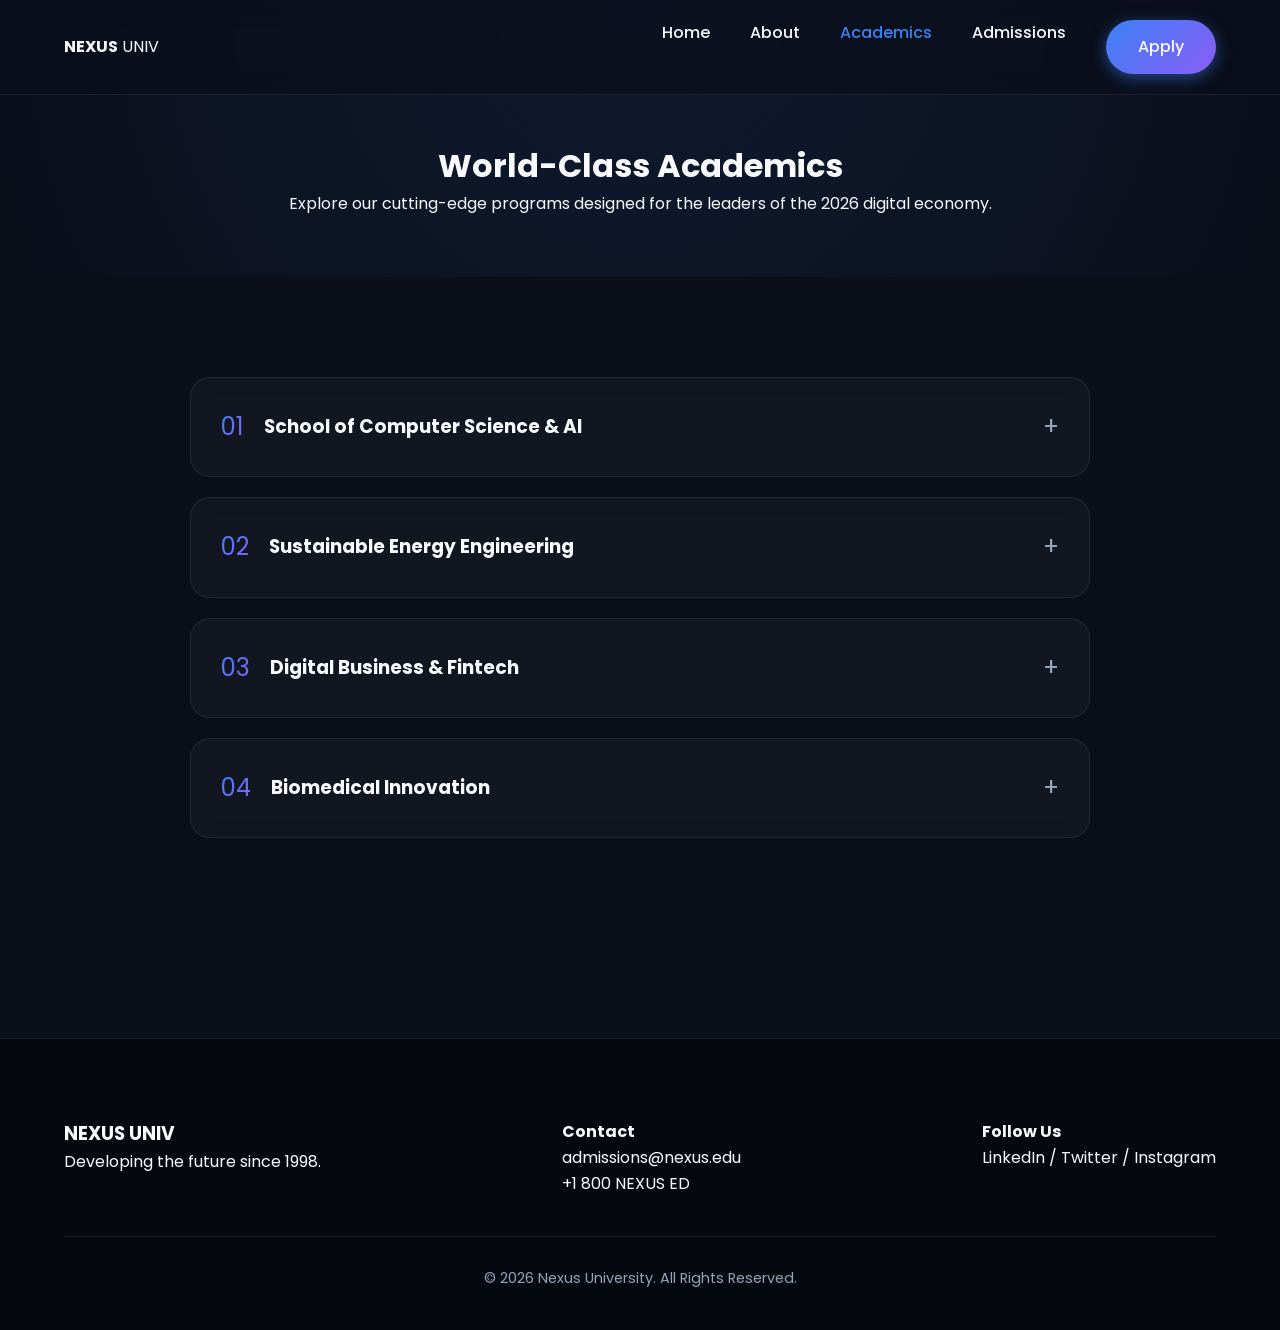
<file: academics.html>
<!DOCTYPE html>
<html lang="en">
<head>
    <meta charset="UTF-8">
    <meta name="viewport" content="width=device-width, initial-scale=1.0">
    <title>Academics | Nexus Institute</title>
    <link rel="stylesheet" href="style.css">
    <style>
        .academics-hero {
            padding: 140px 5% 60px;
            text-align: center;
            background: radial-gradient(circle at 50% 0%, rgba(59, 130, 246, 0.1), transparent);
        }

        .accordion-container {
            max-width: 900px;
            margin: 0 auto 100px;
        }

        .accordion-item {
            background: var(--bg-card);
            border: 1px solid var(--glass-border);
            border-radius: 20px;
            margin-bottom: 20px;
            overflow: hidden;
            transition: var(--transition-smooth);
            backdrop-filter: blur(10px);
        }

        .accordion-header {
            padding: 30px;
            cursor: pointer;
            display: flex;
            justify-content: space-between;
            align-items: center;
            transition: var(--transition-smooth);
        }

        .accordion-header:hover {
            background: rgba(255, 255, 255, 0.05);
        }

        .course-title {
            display: flex;
            align-items: center;
            gap: 20px;
        }

        .course-icon {
            font-size: 1.5rem;
            background: var(--accent-gradient);
            -webkit-background-clip: text;
            -webkit-text-fill-color: transparent;
        }

        .accordion-content {
            max-height: 0;
            overflow: hidden;
            transition: all 0.5s cubic-bezier(0.4, 0, 0.2, 1);
            background: rgba(0, 0, 0, 0.2);
        }

        .accordion-item.active {
            border-color: rgba(139, 92, 246, 0.5);
            box-shadow: 0 10px 30px rgba(0, 0, 0, 0.3);
        }

        .accordion-item.active .accordion-content {
            max-height: 1000px;
            padding-bottom: 30px;
        }

        .accordion-item.active .plus-minus {
            transform: rotate(45deg);
        }

        .content-inner {
            padding: 0 30px;
            display: grid;
            grid-template-columns: 2fr 1fr;
            gap: 40px;
        }

        .plus-minus {
            font-size: 1.5rem;
            transition: transform 0.4s ease;
            color: var(--text-muted);
        }

        .course-meta {
            list-style: none;
            border-left: 1px solid var(--glass-border);
            padding-left: 20px;
        }

        .course-meta li {
            margin-bottom: 15px;
            font-size: 0.9rem;
        }

        .course-meta span {
            display: block;
            color: var(--text-muted);
            font-weight: 300;
        }

        @media (max-width: 768px) {
            .content-inner { grid-template-columns: 1fr; }
            .course-meta { border-left: none; border-top: 1px solid var(--glass-border); padding: 20px 0 0 0; }
        }
    </style>
</head>
<body>

    <nav class="navbar">
        <div class="logo"><strong>NEXUS</strong> UNIV</div>
        <ul class="nav-links">
            <li><a href="index.html">Home</a></li>
            <li><a href="about.html">About</a></li>
            <li><a href="academics.html" style="color: #3b82f6;">Academics</a></li>
            <li><a href="admissions.html">Admissions</a></li>
            <li><a href="contact.html" class="btn btn-primary">Apply</a></li>
        </ul>
    </nav>

    <header class="academics-hero reveal">
        <h1>World-Class Academics</h1>
        <p>Explore our cutting-edge programs designed for the leaders of the 2026 digital economy.</p>
    </header>

    <section>
        <div class="accordion-container">
            <div class="accordion-item reveal">
                <div class="accordion-header">
                    <div class="course-title">
                        <span class="course-icon">01</span>
                        <h3>School of Computer Science & AI</h3>
                    </div>
                    <span class="plus-minus">+</span>
                </div>
                <div class="accordion-content">
                    <div class="content-inner">
                        <div>
                            <p>Our flagship program focuses on the convergence of Machine Learning, Neural Networks, and Quantum Computing. Students engage in hands-on research from year one in our proprietary Nexus AI Labs.</p>
                            <br>
                            <p>Key areas include Deep Learning, Natural Language Processing, and Cyber-Physical Systems.</p>
                        </div>
                        <ul class="course-meta">
                            <li><span>Duration</span>4 Years Undergraduate</li>
                            <li><span>Degree</span>Bachelor of Science (Honors)</li>
                            <li><span>Career Path</span>AI Engineer, Data Scientist, Systems Architect</li>
                        </ul>
                    </div>
                </div>
            </div>

            <div class="accordion-item reveal" style="transition-delay: 0.1s;">
                <div class="accordion-header">
                    <div class="course-title">
                        <span class="course-icon">02</span>
                        <h3>Sustainable Energy Engineering</h3>
                    </div>
                    <span class="plus-minus">+</span>
                </div>
                <div class="accordion-content">
                    <div class="content-inner">
                        <div>
                            <p>Addressing the global climate crisis through technological innovation. This program covers the physics of photovoltaics, wind turbine aerodynamics, and next-generation battery storage systems.</p>
                        </div>
                        <ul class="course-meta">
                            <li><span>Duration</span>4 Years Undergraduate</li>
                            <li><span>Degree</span>B.Eng Sustainable Energy</li>
                            <li><span>Career Path</span>Grid Manager, Renewable Specialist, Energy Analyst</li>
                        </ul>
                    </div>
                </div>
            </div>

            <div class="accordion-item reveal" style="transition-delay: 0.2s;">
                <div class="accordion-header">
                    <div class="course-title">
                        <span class="course-icon">03</span>
                        <h3>Digital Business & Fintech</h3>
                    </div>
                    <span class="plus-minus">+</span>
                </div>
                <div class="accordion-content">
                    <div class="content-inner">
                        <div>
                            <p>Modern commerce requires a mastery of blockchain, algorithmic trading, and digital marketing. Our business school integrates traditional economics with decentralized finance (DeFi) ecosystems.</p>
                        </div>
                        <ul class="course-meta">
                            <li><span>Duration</span>3 Years Undergraduate</li>
                            <li><span>Degree</span>B.A. International Business</li>
                            <li><span>Career Path</span>Fintech Founder, Digital Strategist, Asset Manager</li>
                        </ul>
                    </div>
                </div>
            </div>

            <div class="accordion-item reveal" style="transition-delay: 0.3s;">
                <div class="accordion-header">
                    <div class="course-title">
                        <span class="course-icon">04</span>
                        <h3>Biomedical Innovation</h3>
                    </div>
                    <span class="plus-minus">+</span>
                </div>
                <div class="accordion-content">
                    <div class="content-inner">
                        <div>
                            <p>Intersecting biology and engineering to create life-saving technologies. Students work on CRISPR gene editing, 3D bioprinting, and advanced prosthetics.</p>
                        </div>
                        <ul class="course-meta">
                            <li><span>Duration</span>4 Years Undergraduate</li>
                            <li><span>Degree</span>B.Sc. Bio-Engineering</li>
                            <li><span>Career Path</span>Medical Researcher, Biotech Consultant</li>
                        </ul>
                    </div>
                </div>
            </div>
        </div>
    </section>

    <footer>
        <div class="footer-content">
            <div>
                <h3>NEXUS UNIV</h3>
                <p>Developing the future since 1998.</p>
            </div>
            <div>
                <h4>Contact</h4>
                <p>admissions@nexus.edu</p>
                <p>+1 800 NEXUS ED</p>
            </div>
            <div>
                <h4>Follow Us</h4>
                <p>LinkedIn / Twitter / Instagram</p>
            </div>
        </div>
        <div class="footer-bottom">
            &copy; 2026 Nexus University. All Rights Reserved.
        </div>
    </footer>

    <script src="script.js"></script>
    <script>
        document.querySelectorAll('.accordion-header').forEach(header => {
            header.addEventListener('click', () => {
                const item = header.parentElement;
                const isActive = item.classList.contains('active');
                
                // Close all other items
                document.querySelectorAll('.accordion-item').forEach(el => el.classList.remove('active'));
                
                // Toggle current item
                if (!isActive) {
                    item.classList.add('active');
                }
            });
        });
    </script>
</body>
</html>
</file>
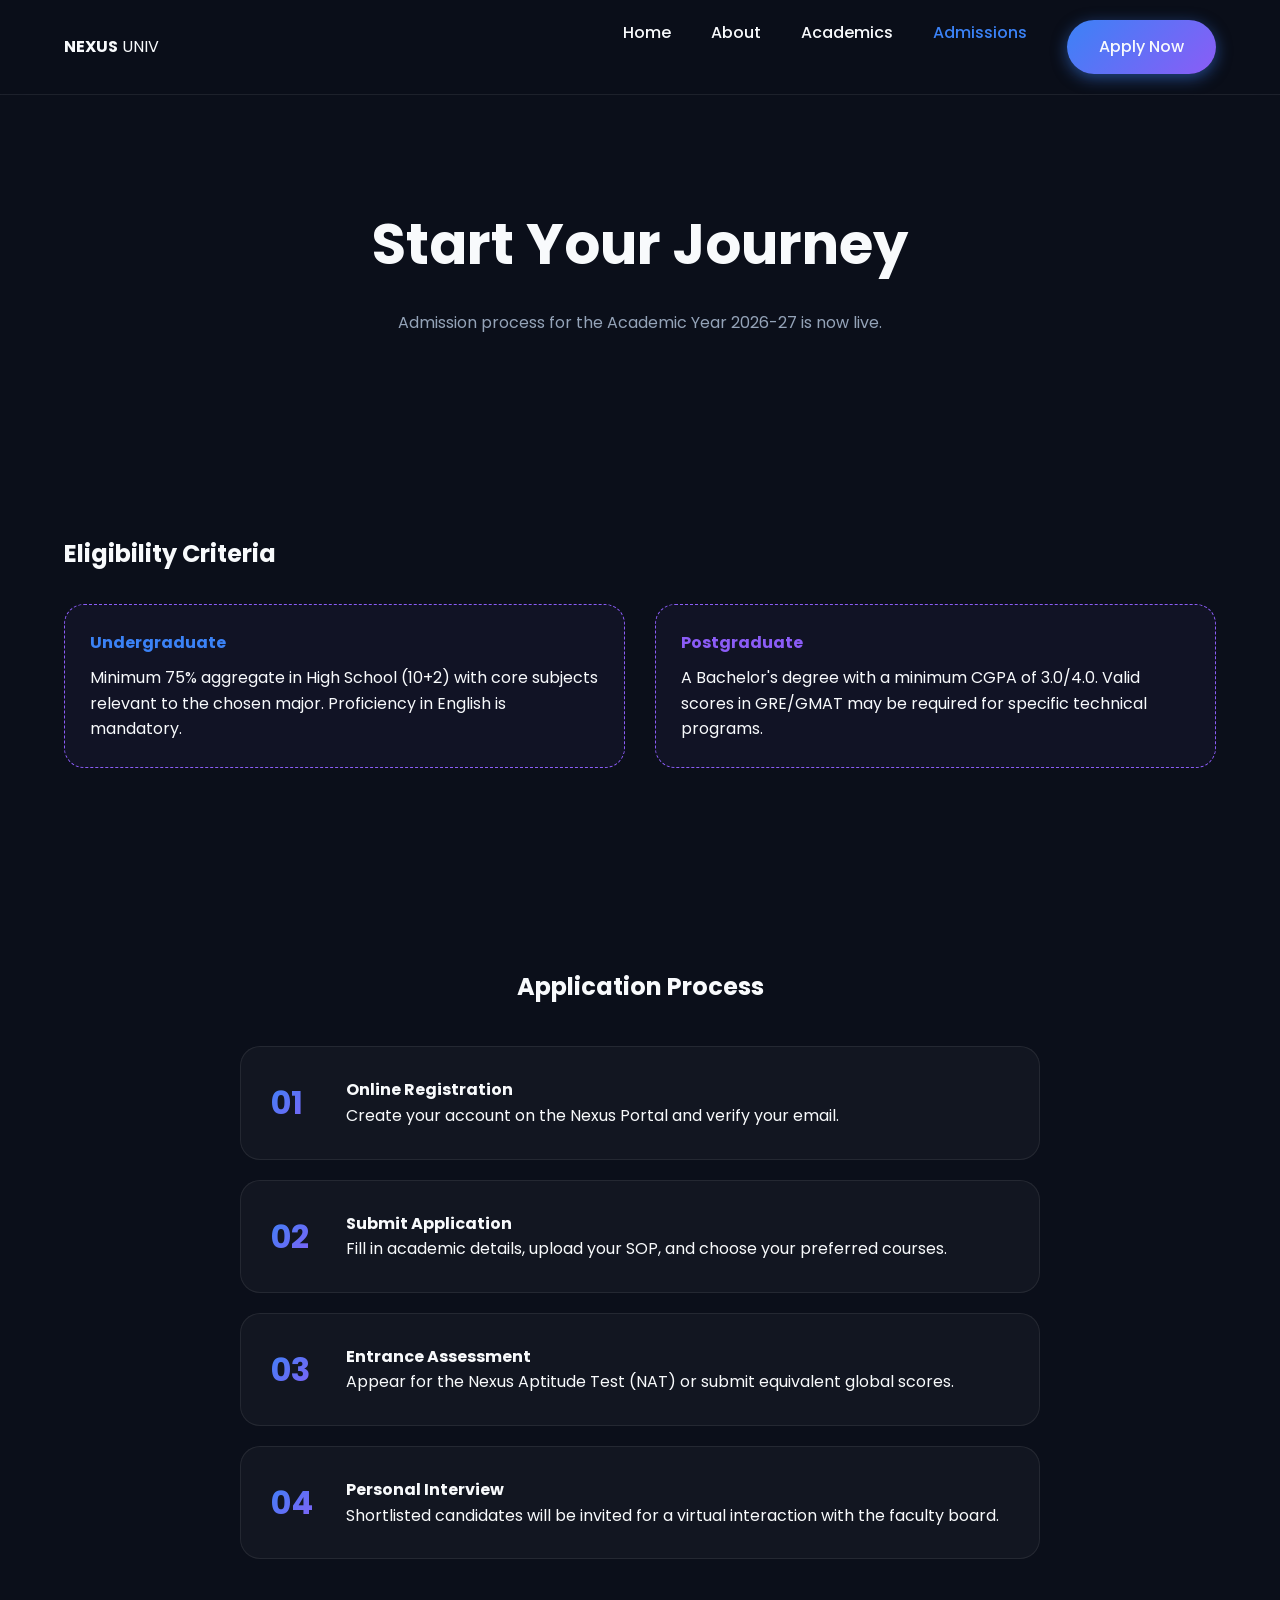
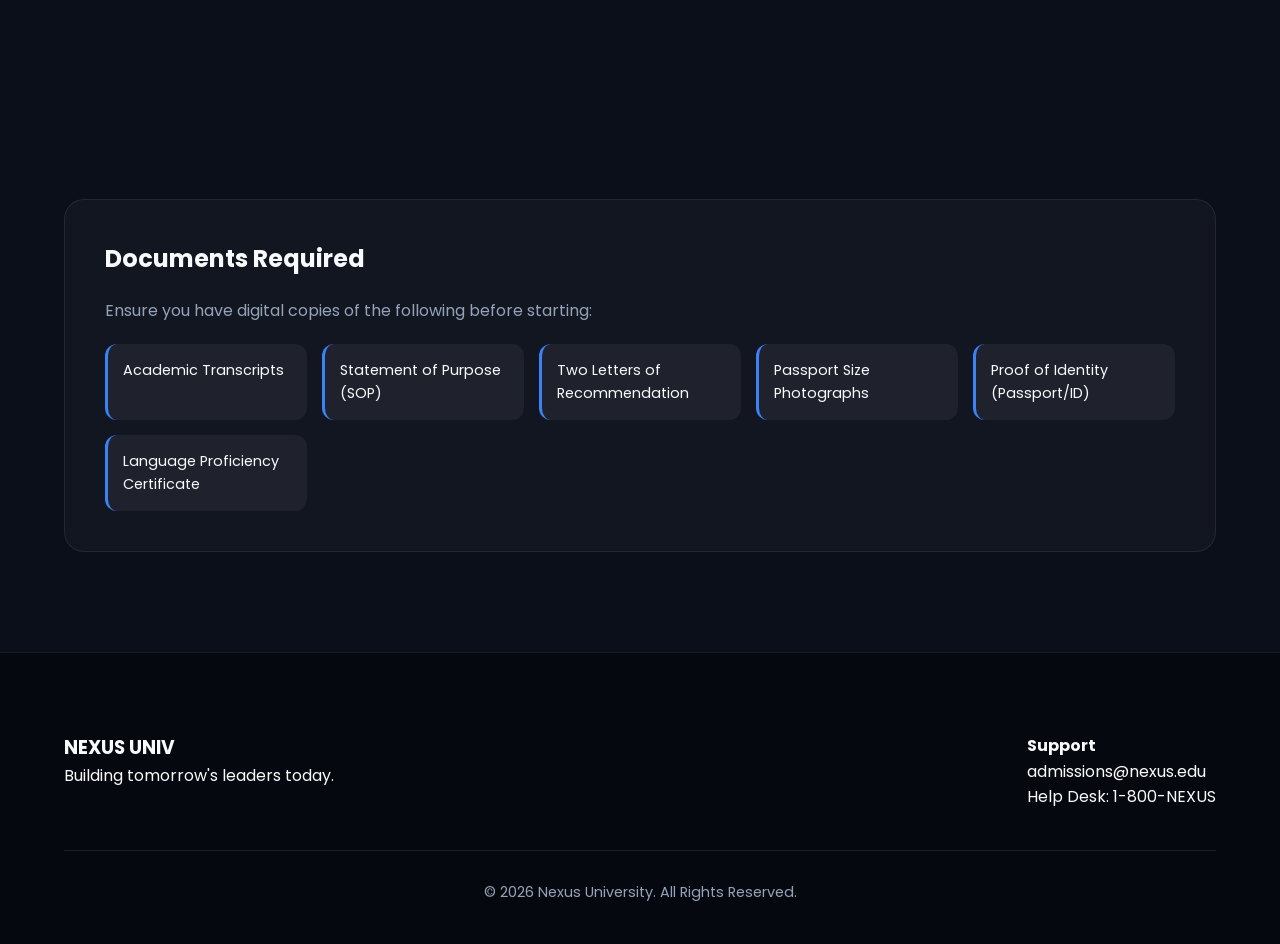
<file: admissions.html>
<!DOCTYPE html>
<html lang="en">
<head>
    <meta charset="UTF-8">
    <meta name="viewport" content="width=device-width, initial-scale=1.0">
    <title>Admissions | Nexus Institute</title>
    <link rel="stylesheet" href="style.css">
    <style>
        .step-container {
            display: flex;
            flex-direction: column;
            gap: 20px;
            max-width: 800px;
            margin: 40px auto;
        }
        .step-card {
            display: flex;
            align-items: center;
            gap: 25px;
            background: var(--bg-card);
            border: 1px solid var(--glass-border);
            padding: 30px;
            border-radius: 20px;
            position: relative;
        }
        .step-number {
            font-size: 2rem;
            font-weight: 700;
            background: var(--accent-gradient);
            -webkit-background-clip: text;
            -webkit-text-fill-color: transparent;
            min-width: 50px;
        }
        .doc-list {
            list-style: none;
            display: grid;
            grid-template-columns: repeat(auto-fit, minmax(200px, 1fr));
            gap: 15px;
            margin-top: 20px;
        }
        .doc-item {
            background: rgba(255, 255, 255, 0.05);
            padding: 15px;
            border-radius: 12px;
            border-left: 3px solid #3b82f6;
            font-size: 0.9rem;
        }
        .eligibility-box {
            border: 1px dashed #8b5cf6;
            padding: 25px;
            border-radius: 20px;
            background: rgba(139, 92, 246, 0.05);
        }
    </style>
</head>
<body>

    <nav class="navbar">
        <div class="logo"><strong>NEXUS</strong> UNIV</div>
        <ul class="nav-links">
            <li><a href="index.html#home">Home</a></li>
            <li><a href="about.html">About</a></li>
            <li><a href="academics.html">Academics</a></li>
            <li><a href="admissions.html" style="color: #3b82f6;">Admissions</a></li>
            <li><a href="index.html#apply" class="btn btn-primary">Apply Now</a></li>
        </ul>
    </nav>

    <section style="margin-top: 100px; text-align: center;">
        <div class="reveal">
            <h1 style="font-size: 3.5rem; margin-bottom: 20px;">Start Your Journey</h1>
            <p style="color: var(--text-muted);">Admission process for the Academic Year 2026-27 is now live.</p>
        </div>
    </section>

    <section id="eligibility">
        <h2 style="margin-bottom: 30px;">Eligibility Criteria</h2>
        <div class="grid">
            <div class="eligibility-box reveal">
                <h4 style="color: #3b82f6; margin-bottom: 10px;">Undergraduate</h4>
                <p>Minimum 75% aggregate in High School (10+2) with core subjects relevant to the chosen major. Proficiency in English is mandatory.</p>
            </div>
            <div class="eligibility-box reveal" style="transition-delay: 0.1s;">
                <h4 style="color: #8b5cf6; margin-bottom: 10px;">Postgraduate</h4>
                <p>A Bachelor's degree with a minimum CGPA of 3.0/4.0. Valid scores in GRE/GMAT may be required for specific technical programs.</p>
            </div>
        </div>
    </section>

    <section id="steps">
        <h2 style="text-align: center; margin-bottom: 40px;">Application Process</h2>
        <div class="step-container">
            <div class="step-card reveal">
                <div class="step-number">01</div>
                <div>
                    <h4>Online Registration</h4>
                    <p>Create your account on the Nexus Portal and verify your email.</p>
                </div>
            </div>
            <div class="step-card reveal" style="transition-delay: 0.1s;">
                <div class="step-number">02</div>
                <div>
                    <h4>Submit Application</h4>
                    <p>Fill in academic details, upload your SOP, and choose your preferred courses.</p>
                </div>
            </div>
            <div class="step-card reveal" style="transition-delay: 0.2s;">
                <div class="step-number">03</div>
                <div>
                    <h4>Entrance Assessment</h4>
                    <p>Appear for the Nexus Aptitude Test (NAT) or submit equivalent global scores.</p>
                </div>
            </div>
            <div class="step-card reveal" style="transition-delay: 0.3s;">
                <div class="step-number">04</div>
                <div>
                    <h4>Personal Interview</h4>
                    <p>Shortlisted candidates will be invited for a virtual interaction with the faculty board.</p>
                </div>
            </div>
        </div>
    </section>

    <section id="documents">
        <div class="card">
            <h2 style="margin-bottom: 20px;">Documents Required</h2>
            <p style="color: var(--text-muted); margin-bottom: 20px;">Ensure you have digital copies of the following before starting:</p>
            <div class="doc-list">
                <div class="doc-item">Academic Transcripts</div>
                <div class="doc-item">Statement of Purpose (SOP)</div>
                <div class="doc-item">Two Letters of Recommendation</div>
                <div class="doc-item">Passport Size Photographs</div>
                <div class="doc-item">Proof of Identity (Passport/ID)</div>
                <div class="doc-item">Language Proficiency Certificate</div>
            </div>
        </div>
    </section>

    <footer>
        <div class="footer-content">
            <div>
                <h3>NEXUS UNIV</h3>
                <p>Building tomorrow's leaders today.</p>
            </div>
            <div>
                <h4>Support</h4>
                <p>admissions@nexus.edu</p>
                <p>Help Desk: 1-800-NEXUS</p>
            </div>
        </div>
        <div class="footer-bottom">
            &copy; 2026 Nexus University. All Rights Reserved.
        </div>
    </footer>

    <script src="script.js"></script>
</body>
</html>
</file>
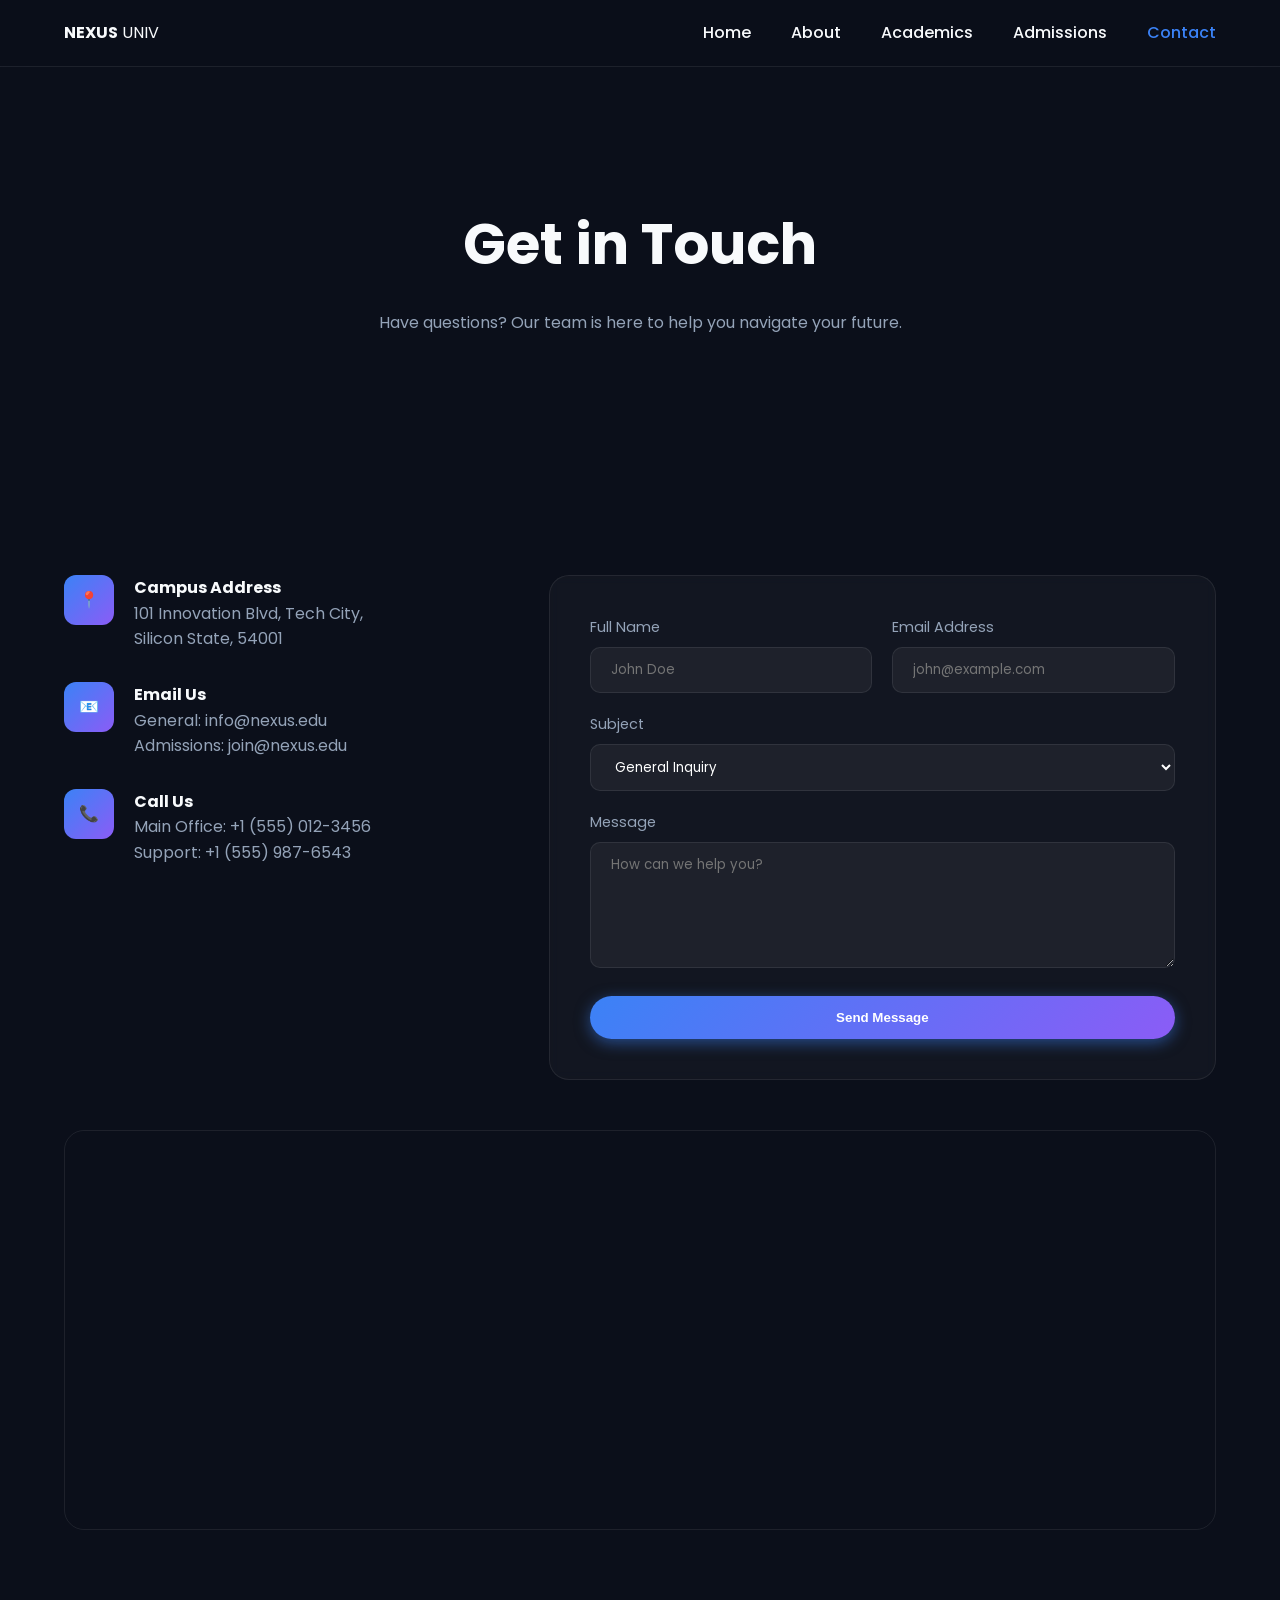
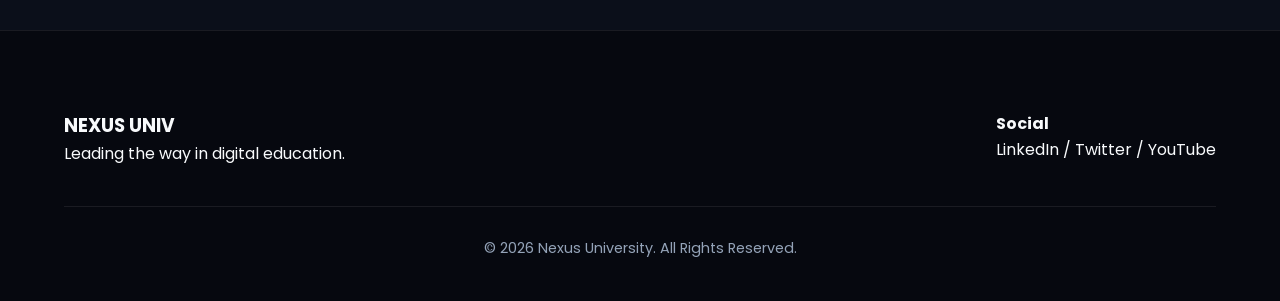
<file: contact.html>
<!DOCTYPE html>
<html lang="en">
<head>
    <meta charset="UTF-8">
    <meta name="viewport" content="width=device-width, initial-scale=1.0">
    <title>Contact Us | Nexus Institute</title>
    <link rel="stylesheet" href="style.css">
    <style>
        .contact-container {
            display: grid;
            grid-template-columns: 1fr 1.5fr;
            gap: 40px;
            margin-top: 40px;
        }
        .info-card {
            display: flex;
            align-items: flex-start;
            gap: 20px;
            margin-bottom: 30px;
        }
        .info-icon {
            width: 50px;
            height: 50px;
            background: var(--accent-gradient);
            border-radius: 12px;
            display: flex;
            align-items: center;
            justify-content: center;
            flex-shrink: 0;
        }
        .form-group {
            margin-bottom: 20px;
        }
        .form-group label {
            display: block;
            margin-bottom: 8px;
            color: var(--text-muted);
            font-size: 0.9rem;
        }
        .form-control {
            width: 100%;
            padding: 12px 20px;
            background: rgba(255, 255, 255, 0.05);
            border: 1px solid var(--glass-border);
            border-radius: 10px;
            color: white;
            font-family: inherit;
            transition: var(--transition-smooth);
        }
        .form-control:focus {
            outline: none;
            border-color: #3b82f6;
            background: rgba(255, 255, 255, 0.08);
        }
        .map-wrapper {
            width: 100%;
            height: 400px;
            border-radius: 20px;
            overflow: hidden;
            border: 1px solid var(--glass-border);
            margin-top: 50px;
        }
        @media (max-width: 992px) {
            .contact-container { grid-template-columns: 1fr; }
        }
    </style>
</head>
<body>

    <nav class="navbar">
        <div class="logo"><strong>NEXUS</strong> UNIV</div>
        <ul class="nav-links">
            <li><a href="index.html">Home</a></li>
            <li><a href="about.html">About</a></li>
            <li><a href="academics.html">Academics</a></li>
            <li><a href="admissions.html">Admissions</a></li>
            <li><a href="contact.html" style="color: #3b82f6;">Contact</a></li>
        </ul>
    </nav>

    <section style="margin-top: 100px; text-align: center;">
        <div class="reveal">
            <h1 style="font-size: 3.5rem; margin-bottom: 20px;">Get in Touch</h1>
            <p style="color: var(--text-muted);">Have questions? Our team is here to help you navigate your future.</p>
        </div>
    </section>

    <section>
        <div class="contact-container">
            <div class="reveal">
                <div class="info-card">
                    <div class="info-icon">📍</div>
                    <div>
                        <h4>Campus Address</h4>
                        <p style="color: var(--text-muted);">101 Innovation Blvd, Tech City,<br>Silicon State, 54001</p>
                    </div>
                </div>
                <div class="info-card">
                    <div class="info-icon">📧</div>
                    <div>
                        <h4>Email Us</h4>
                        <p style="color: var(--text-muted);">General: info@nexus.edu<br>Admissions: join@nexus.edu</p>
                    </div>
                </div>
                <div class="info-card">
                    <div class="info-icon">📞</div>
                    <div>
                        <h4>Call Us</h4>
                        <p style="color: var(--text-muted);">Main Office: +1 (555) 012-3456<br>Support: +1 (555) 987-6543</p>
                    </div>
                </div>
            </div>

            <div class="card reveal" style="transition-delay: 0.2s;">
                <form id="contactForm">
                    <div class="grid" style="grid-template-columns: 1fr 1fr; gap: 20px; margin-bottom: 0;">
                        <div class="form-group">
                            <label>Full Name</label>
                            <input type="text" class="form-control" placeholder="John Doe" required>
                        </div>
                        <div class="form-group">
                            <label>Email Address</label>
                            <input type="email" class="form-control" placeholder="john@example.com" required>
                        </div>
                    </div>
                    <div class="form-group">
                        <label>Subject</label>
                        <select class="form-control">
                            <option>General Inquiry</option>
                            <option>Admissions Question</option>
                            <li>Academic Support</li>
                            <li>Campus Tour Request</li>
                        </select>
                    </div>
                    <div class="form-group">
                        <label>Message</label>
                        <textarea class="form-control" rows="5" placeholder="How can we help you?" required></textarea>
                    </div>
                    <button type="submit" class="btn btn-primary" style="width: 100%;">Send Message</button>
                </form>
            </div>
        </div>

        <div class="map-wrapper reveal">
            <iframe 
                src="https://www.google.com/maps/embed?pb=!1m18!1m12!1m3!1d3153.835434509374!2d-122.4194155!3d37.7749295!2m3!1f0!2f0!3f0!3m2!1i1024!2i768!4f13.1!3m3!1m2!1s0x8085809c6c8f4459%3A0xb10ed6d9b5050fa5!2sTwitter%20HQ!5e0!3m2!1sen!2sus!4v1633000000000!5m2!1sen!2sus" 
                width="100%" height="100%" style="border:0; filter: invert(90%) hue-rotate(180deg);" allowfullscreen="" loading="lazy">
            </iframe>
        </div>
    </section>

    <footer>
        <div class="footer-content">
            <div>
                <h3>NEXUS UNIV</h3>
                <p>Leading the way in digital education.</p>
            </div>
            <div>
                <h4>Social</h4>
                <p>LinkedIn / Twitter / YouTube</p>
            </div>
        </div>
        <div class="footer-bottom">
            &copy; 2026 Nexus University. All Rights Reserved.
        </div>
    </footer>

    <script src="script.js"></script>
    <script>
        document.getElementById('contactForm').addEventListener('submit', (e) => {
            e.preventDefault();
            alert('Thank you! Your message has been sent to the Nexus team.');
        });
    </script>
</body>
</html>
</file>
<file: style.css>
@import url('https://fonts.googleapis.com/css2?family=Poppins:wght@300;400;500;600;700&display=swap');

:root {
  --bg-dark: #0b0f1a;
  --bg-card: rgba(255, 255, 255, 0.03);
  --glass-border: rgba(255, 255, 255, 0.08);
  --accent-gradient: linear-gradient(135deg, #3b82f6 0%, #8b5cf6 100%);
  --accent-glow: rgba(59, 130, 246, 0.5);
  --text-main: #f8fafc;
  --text-muted: #94a3b8;
  --transition-smooth: all 0.4s cubic-bezier(0.4, 0, 0.2, 1);
}

* {
  margin: 0;
  padding: 0;
  box-sizing: border-box;
}

body {
  font-family: 'Poppins', sans-serif;
  background-color: var(--bg-dark);
  color: var(--text-main);
  line-height: 1.6;
  overflow-x: hidden;
}

/* --- Layout & Sections --- */
section {
  padding: 100px 5%;
  max-width: 1400px;
  margin: 0 auto;
}

.grid {
  display: grid;
  gap: 30px;
  grid-template-columns: repeat(auto-fit, minmax(300px, 1fr));
}

/* --- Navbar --- */
.navbar {
  position: fixed;
  top: 0;
  width: 100%;
  padding: 20px 5%;
  display: flex;
  justify-content: space-between;
  align-items: center;
  z-index: 1000;
  background: rgba(11, 15, 26, 0.7);
  backdrop-filter: blur(15px);
  border-bottom: 1px solid var(--glass-border);
}

.nav-links {
  display: flex;
  list-style: none;
  gap: 40px;
}

.nav-links a {
  text-decoration: none;
  color: var(--text-main);
  font-weight: 500;
  transition: var(--transition-smooth);
}

.nav-links a:hover {
  color: #3b82f6;
  text-shadow: 0 0 10px var(--accent-glow);
}

/* --- Hero Section --- */
.hero {
  height: 100vh;
  display: flex;
  flex-direction: column;
  justify-content: center;
  align-items: center;
  text-align: center;
  background: radial-gradient(circle at top right, rgba(59, 130, 246, 0.15), transparent),
              radial-gradient(circle at bottom left, rgba(139, 92, 246, 0.15), transparent);
}

.hero h1 {
  font-size: clamp(2.5rem, 6vw, 5rem);
  font-weight: 700;
  margin-bottom: 20px;
  background: var(--accent-gradient);
  -webkit-background-clip: text;
  -webkit-text-fill-color: transparent;
}

/* --- Buttons --- */
.btn {
  padding: 14px 32px;
  border-radius: 50px;
  font-weight: 600;
  cursor: pointer;
  transition: var(--transition-smooth);
  text-decoration: none;
  display: inline-block;
  border: none;
}

.btn-primary {
  background: var(--accent-gradient);
  color: white;
  box-shadow: 0 4px 15px var(--accent-glow);
}

.btn-primary:hover {
  transform: translateY(-3px);
  box-shadow: 0 8px 25px var(--accent-glow);
}

/* --- Cards --- */
.card {
  background: var(--bg-card);
  border: 1px solid var(--glass-border);
  border-radius: 20px;
  padding: 40px;
  backdrop-filter: blur(5px);
  transition: var(--transition-smooth);
  position: relative;
  overflow: hidden;
}

.card:hover {
  transform: translateY(-10px);
  background: rgba(255, 255, 255, 0.05);
  border-color: rgba(59, 130, 246, 0.3);
  box-shadow: 0 20px 40px rgba(0, 0, 0, 0.4);
}

.card h3 {
  margin-bottom: 15px;
  font-size: 1.5rem;
}

.card p {
  color: var(--text-muted);
}

/* --- Footer --- */
footer {
  padding: 80px 5% 40px;
  background: #06080f;
  border-top: 1px solid var(--glass-border);
}

.footer-content {
  display: flex;
  justify-content: space-between;
  flex-wrap: wrap;
  gap: 40px;
  margin-bottom: 40px;
}

.footer-bottom {
  text-align: center;
  padding-top: 30px;
  border-top: 1px solid var(--glass-border);
  color: var(--text-muted);
  font-size: 0.9rem;
}

/* --- Animations --- */
@keyframes fadeInUp {
  from {
    opacity: 0;
    transform: translateY(30px);
  }
  to {
    opacity: 1;
    transform: translateY(0);
  }
}

.reveal {
  animation: fadeInUp 1s ease forwards;
}

/* --- Responsiveness --- */
@media (max-width: 768px) {
  .nav-links {
    display: none;
  }
  
  section {
    padding: 60px 20px;
  }
  
  .hero h1 {
    font-size: 2.8rem;
  }
}

/* Custom Scrollbar */
::-webkit-scrollbar {
  width: 10px;
}

::-webkit-scrollbar-track {
  background: var(--bg-dark);
}

::-webkit-scrollbar-thumb {
  background: #252a3a;
  border-radius: 5px;
}

::-webkit-scrollbar-thumb:hover {
  background: #3b82f6;
}
</file>
